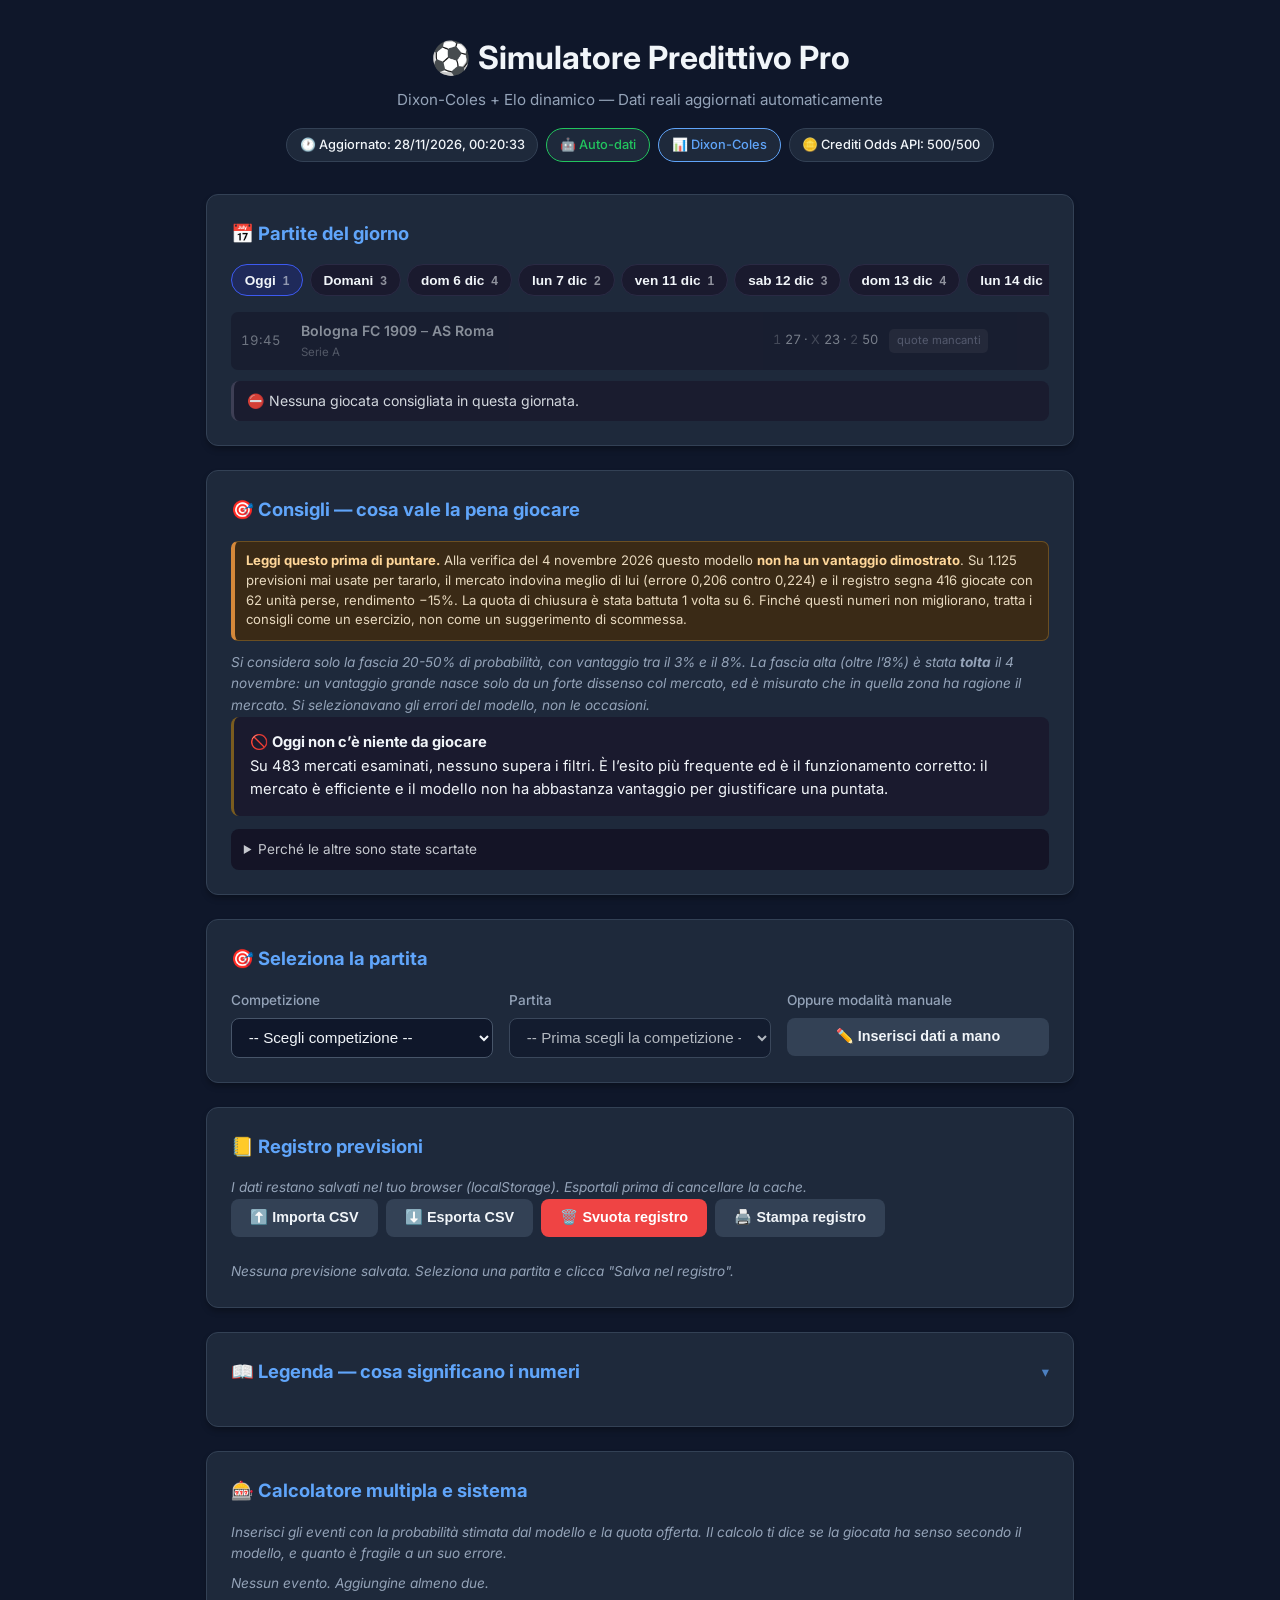
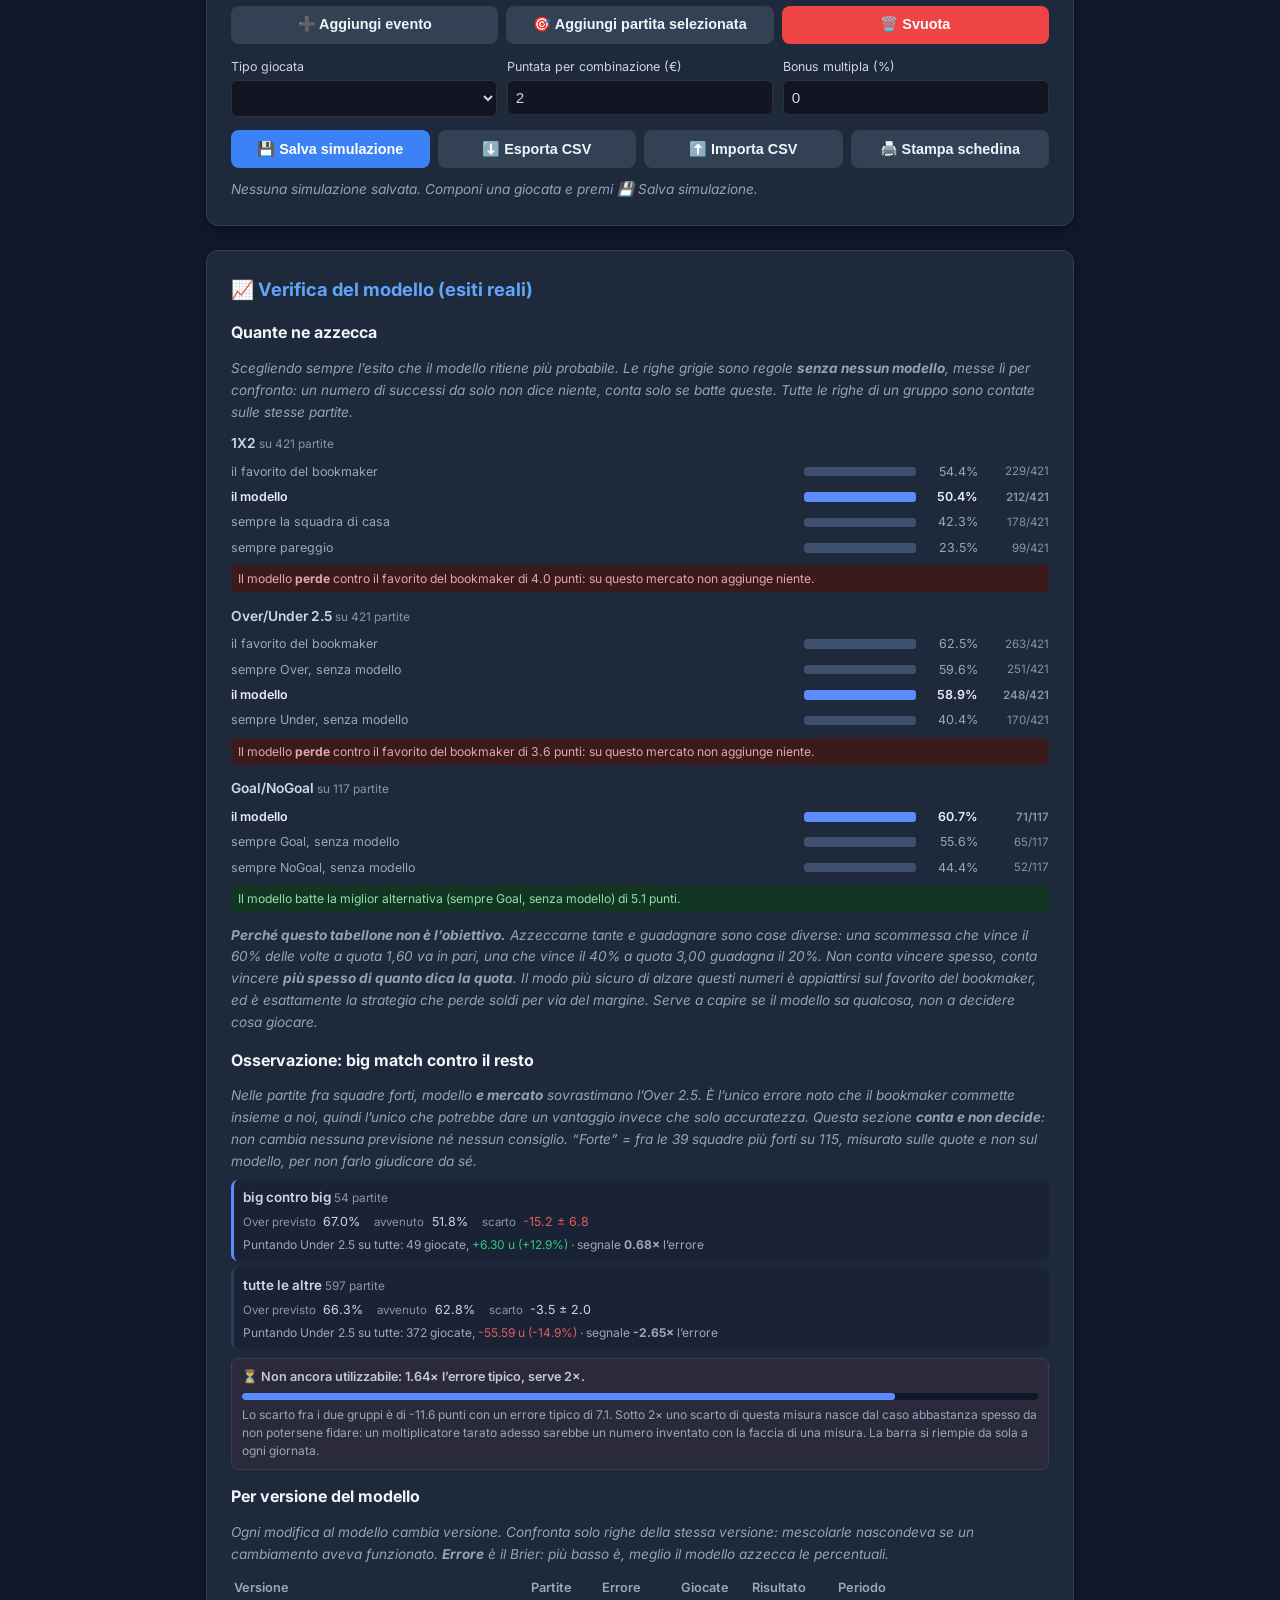
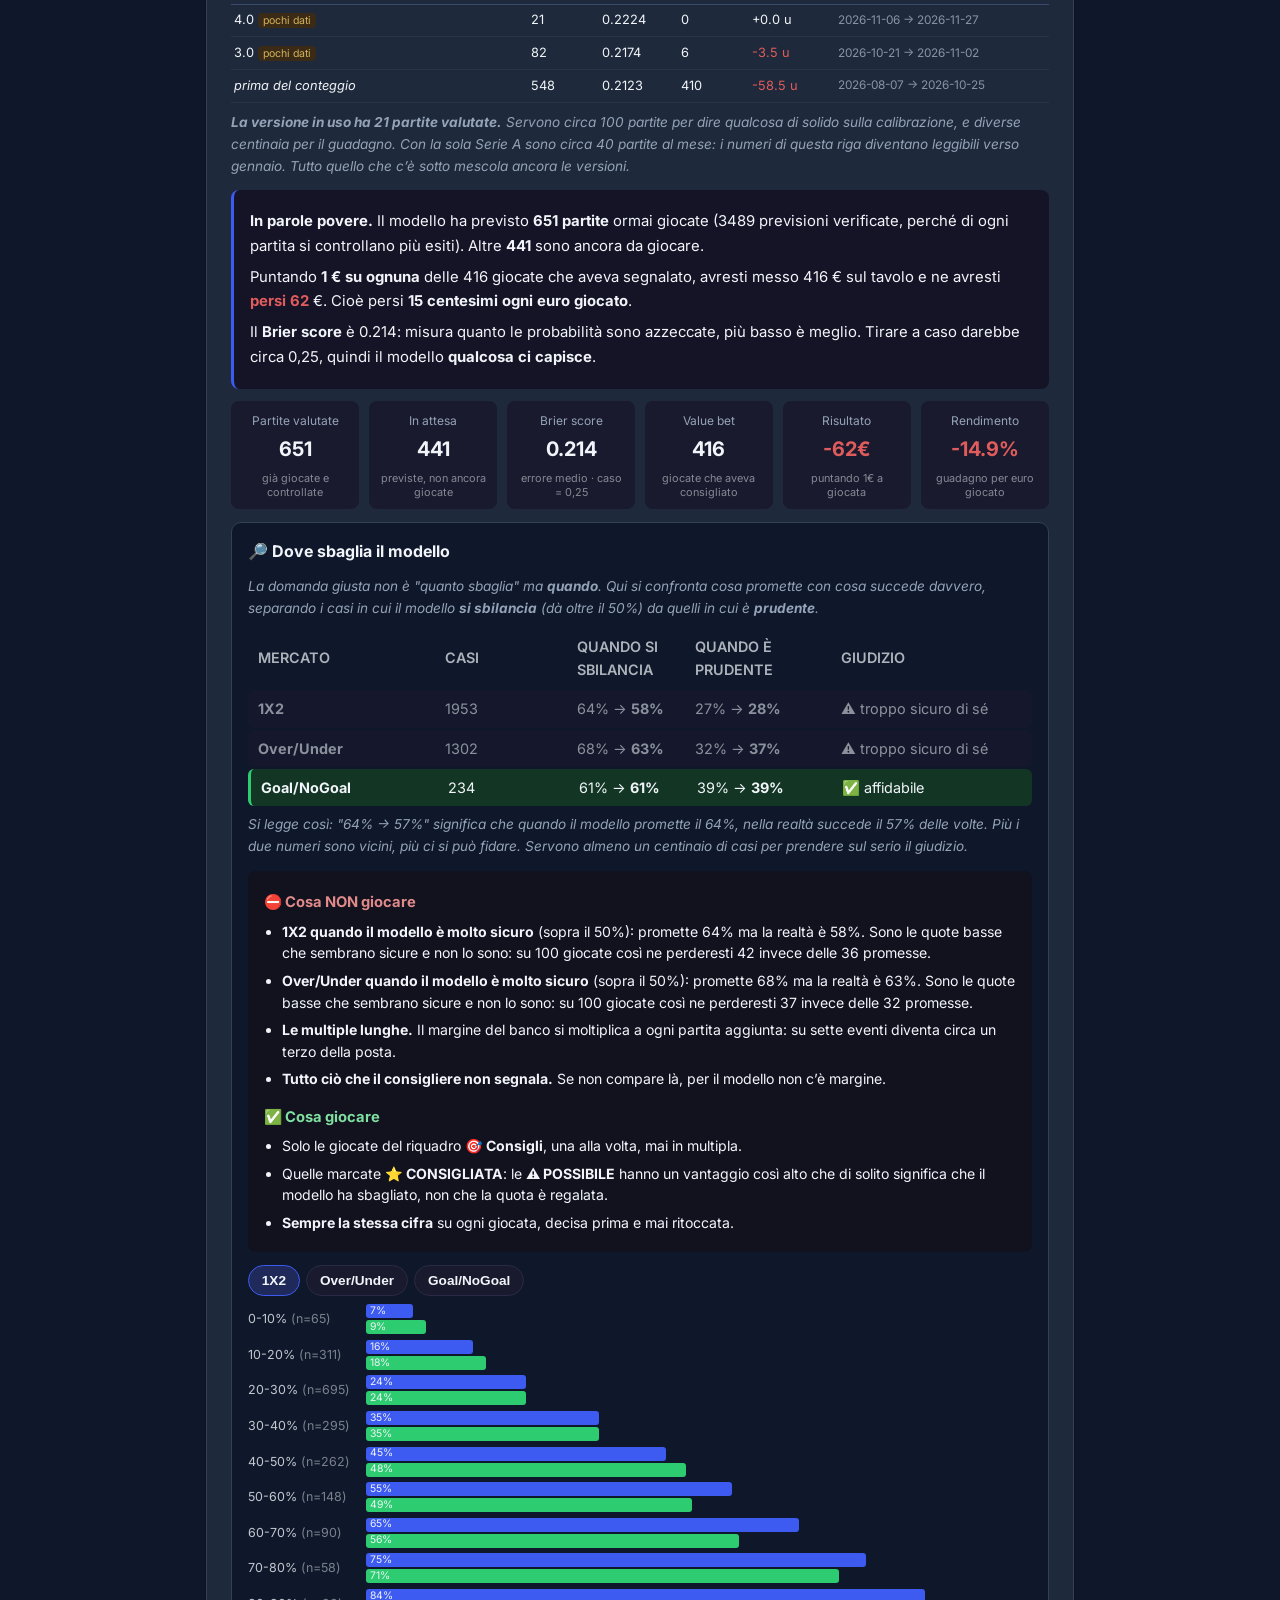
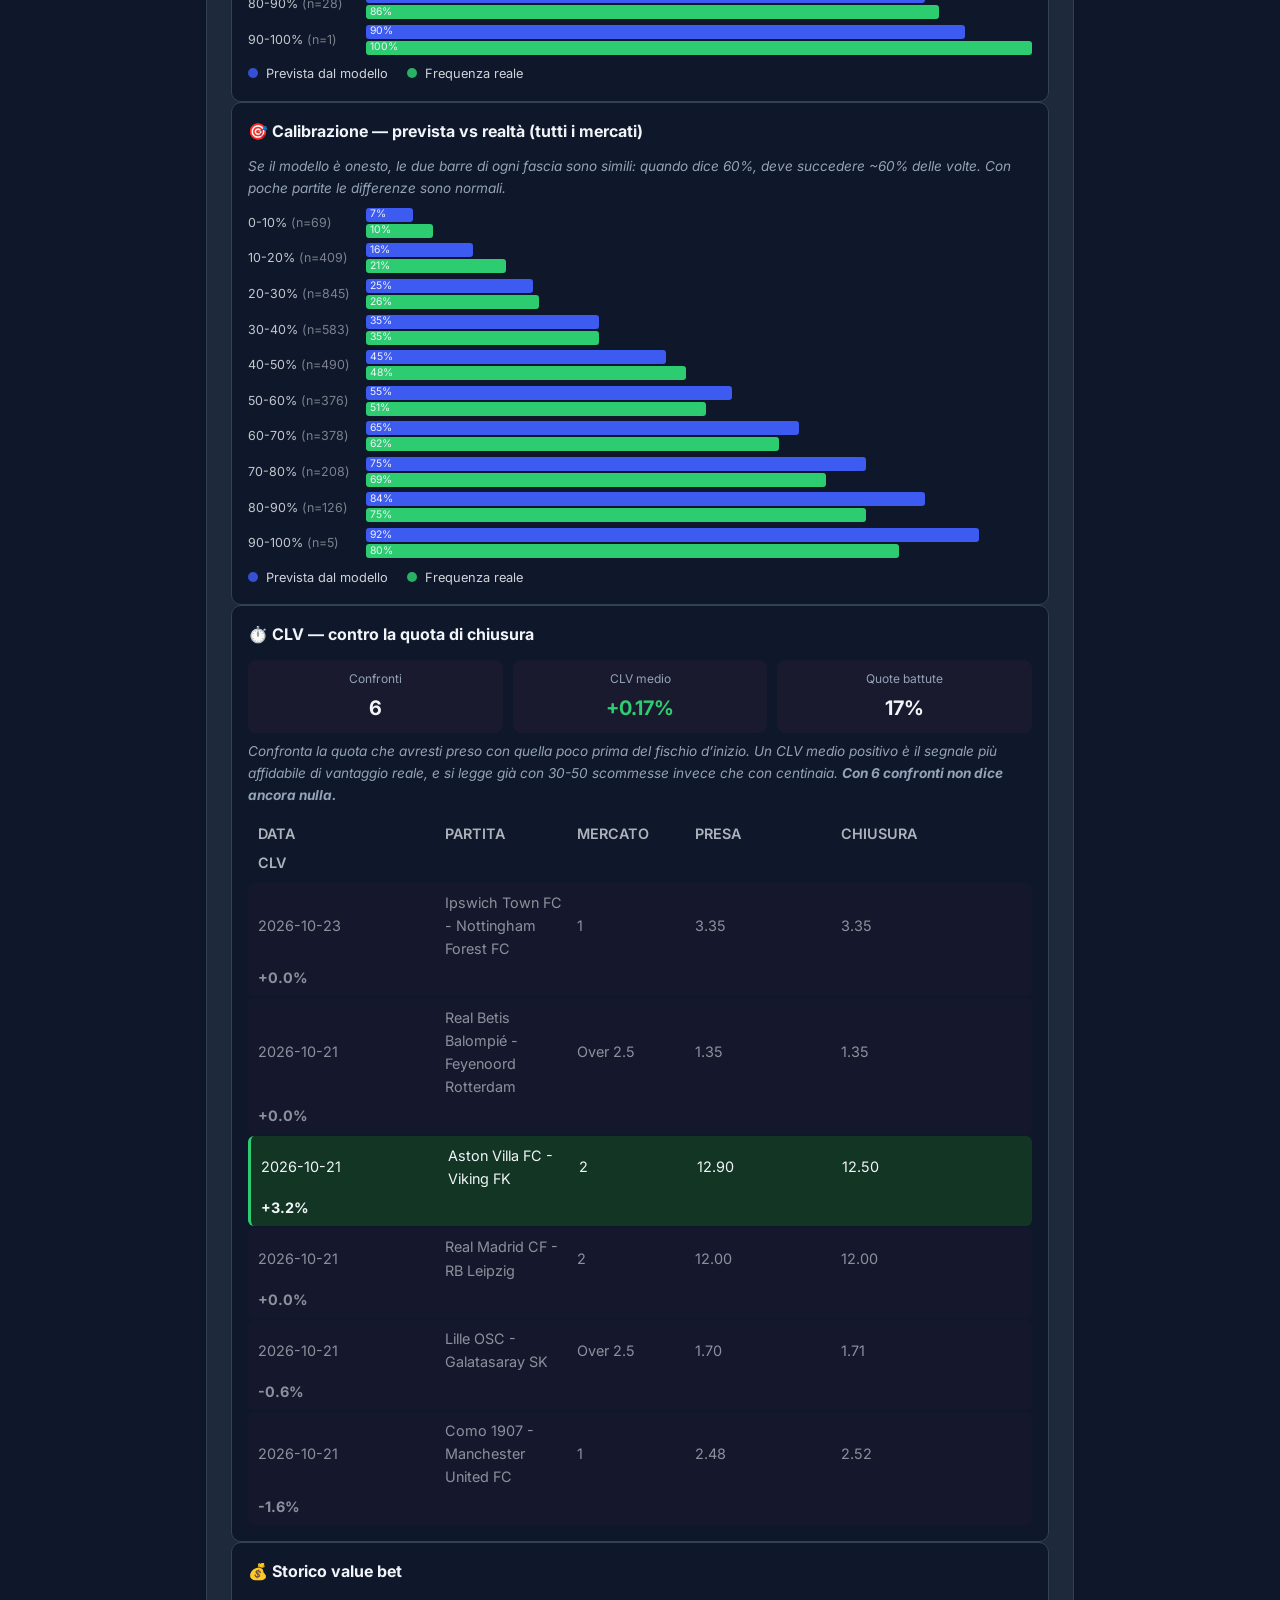
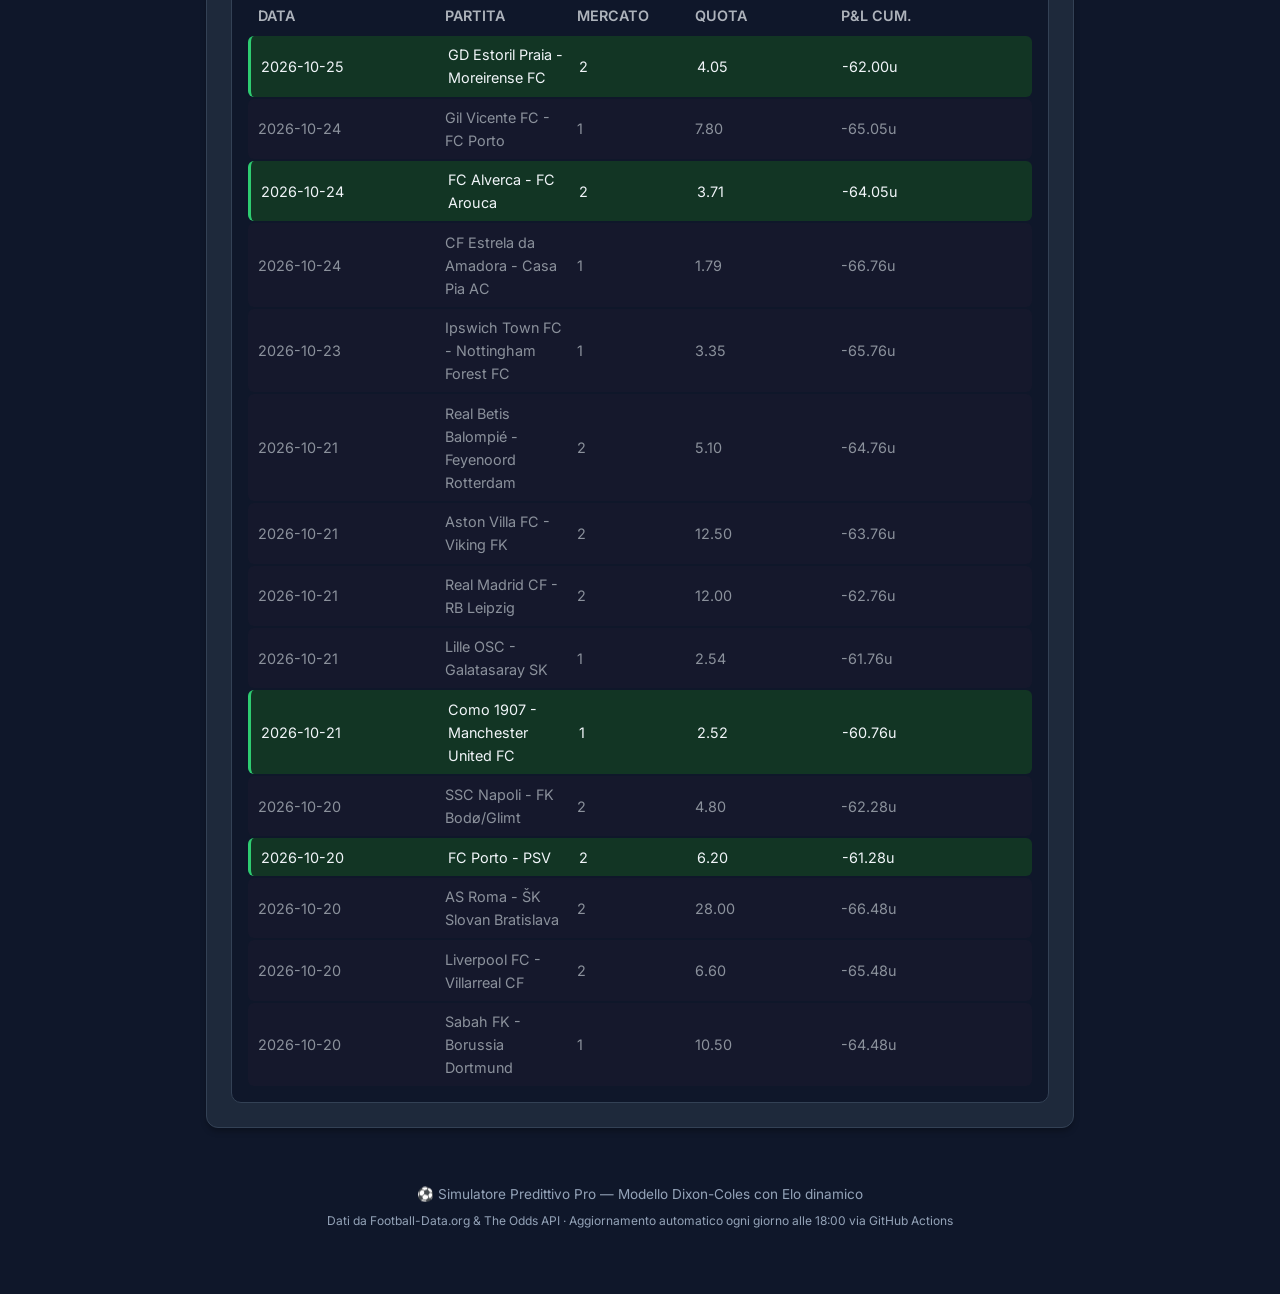
<file: index.html>
<!DOCTYPE html>
<html lang="it">
<head>
  <meta charset="UTF-8">
  <meta name="viewport" content="width=device-width, initial-scale=1.0">
  <title>⚽ Simulatore Predittivo Pro</title>
  <!-- Il foglio di stile e il codice si caricano con un numero diverso ogni
       volta (?v=...). Senza questo il telefono riusava la copia vecchia tenuta
       in memoria e le modifiche appena messe su GitHub non si vedevano: si
       continuava a usare il programma di prima credendo fosse quello nuovo. -->
  <script>document.write('<link rel="stylesheet" href="app/style.css?v=' + Date.now() + '">');</script>
  <noscript><link rel="stylesheet" href="app/style.css"></noscript>
  <link rel="preconnect" href="https://fonts.googleapis.com">
  <link href="https://fonts.googleapis.com/css2?family=Inter:wght@400;500;600;700&display=swap" rel="stylesheet">
</head>
<body>
  <div class="container">
    <header>
      <h1>⚽ Simulatore Predittivo Pro</h1>
      <p class="subtitle">Dixon-Coles + Elo dinamico — Dati reali aggiornati automaticamente</p>
      <div class="badge-row">
        <span class="badge" id="lastUpdate">⏳ Caricamento dati...</span>
        <span class="badge badge-green">🤖 Auto-dati</span>
        <span class="badge badge-blue">📊 Dixon-Coles</span>
      </div>
    </header>

    <!-- SELEZIONE -->
    <section class="card">
      <h2>🎯 Seleziona la partita</h2>
      <div class="grid-3">
        <div class="field">
          <label>Competizione</label>
          <select id="compSelect">
            <option value="">-- Scegli --</option>
          </select>
        </div>
        <div class="field">
          <label>Partita</label>
          <select id="matchSelect" disabled>
            <option value="">-- Prima scegli la competizione --</option>
          </select>
        </div>
        <div class="field">
          <label>Oppure modalità manuale</label>
          <button id="manualBtn" class="btn-secondary">✏️ Inserisci dati a mano</button>
        </div>
      </div>
    </section>

    <!-- DATI AUTO-COMPILATI -->
    <section class="card" id="dataCard" style="display:none">
      <h2>📋 Dati recuperati automaticamente</h2>
      <div class="teams-comparison">
        <div class="team-box home">
          <div class="team-header">
            <span class="team-name" id="homeName">-</span>
            <span class="elo" id="homeElo">-</span>
          </div>
          <div class="stats-grid">
            <div><span class="stat-label">Gol fatti/pg</span><span class="stat-val" id="homeGF">-</span></div>
            <div><span class="stat-label">Gol subiti/pg</span><span class="stat-val" id="homeGA">-</span></div>
            <div><span class="stat-label">Forma (ultime 5)</span><span class="stat-val form" id="homeForm">-</span></div>
            <div><span class="stat-label">Partite giocate</span><span class="stat-val" id="homePlayed">-</span></div>
          </div>
        </div>
        <div class="vs-divider">VS</div>
        <div class="team-box away">
          <div class="team-header">
            <span class="team-name" id="awayName">-</span>
            <span class="elo" id="awayElo">-</span>
          </div>
          <div class="stats-grid">
            <div><span class="stat-label">Gol fatti/pg</span><span class="stat-val" id="awayGF">-</span></div>
            <div><span class="stat-label">Gol subiti/pg</span><span class="stat-val" id="awayGA">-</span></div>
            <div><span class="stat-label">Forma (ultime 5)</span><span class="stat-val form" id="awayForm">-</span></div>
            <div><span class="stat-label">Partite giocate</span><span class="stat-val" id="awayPlayed">-</span></div>
          </div>
        </div>
      </div>

      <div class="odds-row" id="oddsRow">
        <h3>💰 Quote di mercato (auto-recuperate)</h3>
        <div class="odds-grid">
          <div class="odd-box"><span class="odd-label">1</span><span class="odd-val" id="odd1">-</span></div>
          <div class="odd-box"><span class="odd-label">X</span><span class="odd-val" id="oddX">-</span></div>
          <div class="odd-box"><span class="odd-label">2</span><span class="odd-val" id="odd2">-</span></div>
          <div class="odd-box"><span class="odd-label">O 2.5</span><span class="odd-val" id="oddOver">-</span></div>
          <div class="odd-box"><span class="odd-label">U 2.5</span><span class="odd-val" id="oddUnder">-</span></div>
          <div class="odd-box"><span class="odd-label">GG</span><span class="odd-val" id="oddGG">-</span></div>
        </div>
        <p class="note" id="oddsNote"></p>
      </div>
    </section>

    <!-- PREDIZIONI -->
    <section class="card" id="predictionCard" style="display:none">
      <h2>🎲 Predizione modello</h2>
      <div class="probabilities">
        <div class="prob-bar">
          <div class="prob-segment home-win" id="bar1"></div>
          <div class="prob-segment draw" id="barX"></div>
          <div class="prob-segment away-win" id="bar2"></div>
        </div>
        <div class="prob-labels">
          <div><span class="dot home-dot"></span> 1 <strong id="p1">-</strong></div>
          <div><span class="dot draw-dot"></span> X <strong id="pX">-</strong></div>
          <div><span class="dot away-dot"></span> 2 <strong id="p2">-</strong></div>
        </div>
      </div>

      <div class="grid-2">
        <div class="sub-card">
          <h3>🏆 Top 3 risultati esatti</h3>
          <div id="topExact" class="exact-list"></div>
        </div>
        <div class="sub-card">
          <h3>📊 Altri mercati</h3>
          <div class="market-grid">
            <div><span>Over 2.5</span><strong id="pOver">-</strong></div>
            <div><span>Under 2.5</span><strong id="pUnder">-</strong></div>
            <div><span>Goal (GG)</span><strong id="pGG">-</strong></div>
            <div><span>NoGoal (NG)</span><strong id="pNG">-</strong></div>
          </div>
        </div>
      </div>

      <div class="sub-card">
        <h3>⚽ Distribuzione gol totali</h3>
        <div id="goalsChart" class="chart"></div>
      </div>

      <div class="params-box">
        <span>λ casa: <strong id="lambdaH">-</strong></span>
        <span>λ trasferta: <strong id="lambdaA">-</strong></span>
        <span>ρ (Dixon-Coles): <strong id="rhoVal">-</strong></span>
        <span id="lamSrc"></span>
      </div>

      <div class="actions">
        <button id="saveBtn" class="btn-primary">💾 Salva nel registro</button>
        <button id="simulateBtn" class="btn-secondary">🎲 Ricalcola con parametri personalizzati</button>
      </div>
    </section>

    <!-- MODALE MANUALE -->
    <div class="modal" id="manualModal">
      <div class="modal-content">
        <span class="close">&times;</span>
        <h2>✏️ Modalità manuale</h2>
        <p class="note">Usa questa modalità per leghe non coperte dall'auto-download (Serie B, campionati minori, amichevoli).</p>
        <div class="manual-grid">
          <div>
            <h4>Squadra Casa</h4>
            <input type="text" id="mHomeName" placeholder="Nome squadra">
            <input type="number" id="mHomeGF" placeholder="Gol fatti/pg" step="0.1" value="1.5">
            <input type="number" id="mHomeGA" placeholder="Gol subiti/pg" step="0.1" value="1.2">
            <input type="text" id="mHomeForm" placeholder="Forma (es. WWDLW)" maxlength="5">
          </div>
          <div>
            <h4>Squadra Trasferta</h4>
            <input type="text" id="mAwayName" placeholder="Nome squadra">
            <input type="number" id="mAwayGF" placeholder="Gol fatti/pg" step="0.1" value="1.3">
            <input type="number" id="mAwayGA" placeholder="Gol subiti/pg" step="0.1" value="1.4">
            <input type="text" id="mAwayForm" placeholder="Forma (es. LWDWL)" maxlength="5">
          </div>
        </div>
        <h4>Quote (opzionali)</h4>
        <div class="odds-inputs">
          <input type="number" id="mOdd1" placeholder="1" step="0.01">
          <input type="number" id="mOddX" placeholder="X" step="0.01">
          <input type="number" id="mOdd2" placeholder="2" step="0.01">
          <input type="number" id="mOddOver" placeholder="Over 2.5" step="0.01">
          <input type="number" id="mOddUnder" placeholder="Under 2.5" step="0.01">
        </div>
        <button id="mCalcBtn" class="btn-primary" style="margin-top:1rem;width:100%">🎲 Calcola predizione</button>
      </div>
    </div>

    <!-- REGISTRO -->
    <section class="card">
      <h2>📒 Registro previsioni</h2>
      <p class="note">I dati restano salvati nel tuo browser (localStorage). Esportali prima di cancellare la cache.</p>
      <div class="registry-actions">
        <button id="exportBtn" class="btn-secondary">⬇️ Esporta CSV</button>
        <button id="clearBtn" class="btn-danger">🗑️ Svuota registro</button>
      </div>
      <div id="registryTable" class="registry-table"></div>
    </section>

    <footer>
      <p>⚽ Simulatore Predittivo Pro — Modello Dixon-Coles con Elo dinamico</p>
      <p class="small">Dati da Football-Data.org & The Odds API · Aggiornamento automatico ogni giorno alle 18:00 via GitHub Actions</p>
    </footer>
  </div>

  <script>document.write('<scr' + 'ipt src="app/app.js?v=' + Date.now() + '"><\/scr' + 'ipt>');</script>
</body>
</html>
</file>
<file: app/style.css>
:root {
  --bg: #0f172a;
  --card: #1e293b;
  --card-hover: #26334d;
  --text: #f1f5f9;
  --text-dim: #94a3b8;
  --accent: #3b82f6;
  --accent-light: #60a5fa;
  --success: #22c55e;
  --warning: #f59e0b;
  --danger: #ef4444;
  --home: #3b82f6;
  --draw: #f59e0b;
  --away: #ef4444;
  --radius: 12px;
  --shadow: 0 4px 6px -1px rgba(0,0,0,0.3);
}

* { margin: 0; padding: 0; box-sizing: border-box; }
body {
  font-family: 'Inter', system-ui, sans-serif;
  background: var(--bg);
  color: var(--text);
  line-height: 1.6;
  min-height: 100vh;
}

.container { max-width: 900px; margin: 0 auto; padding: 2rem 1rem; }

header { text-align: center; margin-bottom: 2rem; }
header h1 { font-size: 2rem; font-weight: 700; margin-bottom: 0.3rem; }
.subtitle { color: var(--text-dim); font-size: 0.95rem; margin-bottom: 1rem; }

.badge-row { display: flex; gap: 0.5rem; justify-content: center; flex-wrap: wrap; }
.badge {
  background: var(--card);
  padding: 0.35rem 0.8rem;
  border-radius: 999px;
  font-size: 0.8rem;
  font-weight: 500;
  border: 1px solid #334155;
}
.badge-green { border-color: var(--success); color: var(--success); }
.badge-blue { border-color: var(--accent-light); color: var(--accent-light); }

.card {
  background: var(--card);
  border-radius: var(--radius);
  padding: 1.5rem;
  margin-bottom: 1.5rem;
  box-shadow: var(--shadow);
  border: 1px solid #334155;
}
.card h2 { font-size: 1.15rem; margin-bottom: 1rem; color: var(--accent-light); }
.card h3 { font-size: 1rem; margin-bottom: 0.75rem; color: var(--text); }

.grid-3 { display: grid; grid-template-columns: repeat(3, 1fr); gap: 1rem; }
.grid-2 { display: grid; grid-template-columns: repeat(2, 1fr); gap: 1rem; }
@media (max-width: 640px) { .grid-3, .grid-2 { grid-template-columns: 1fr; } }

.field { display: flex; flex-direction: column; gap: 0.4rem; }
.field label { font-size: 0.85rem; color: var(--text-dim); font-weight: 500; }
select, input[type="text"], input[type="number"] {
  background: #0f172a;
  border: 1px solid #475569;
  color: var(--text);
  padding: 0.6rem 0.8rem;
  border-radius: 8px;
  font-size: 0.95rem;
  width: 100%;
}
select:focus, input:focus { outline: none; border-color: var(--accent); }

button {
  cursor: pointer;
  border: none;
  padding: 0.65rem 1.2rem;
  border-radius: 8px;
  font-weight: 600;
  font-size: 0.9rem;
  transition: all 0.2s;
}
.btn-primary { background: var(--accent); color: white; }
.btn-primary:hover { background: var(--accent-light); transform: translateY(-1px); }
.btn-secondary { background: #334155; color: var(--text); }
.btn-secondary:hover { background: #475569; }
.btn-danger { background: var(--danger); color: white; }
.btn-danger:hover { background: #dc2626; }

.teams-comparison {
  display: grid;
  grid-template-columns: 1fr auto 1fr;
  gap: 1rem;
  align-items: start;
}
@media (max-width: 640px) {
  .teams-comparison { grid-template-columns: 1fr; }
  .vs-divider { display: none; }
}

.team-box { background: #0f172a; border-radius: 10px; padding: 1rem; border: 1px solid #334155; }
.team-box.home { border-left: 4px solid var(--home); }
.team-box.away { border-left: 4px solid var(--away); }
.team-header { display: flex; justify-content: space-between; align-items: center; margin-bottom: 0.8rem; }
.team-name { font-weight: 700; font-size: 1.1rem; }
.elo { background: #334155; padding: 0.2rem 0.6rem; border-radius: 6px; font-size: 0.8rem; font-weight: 600; }

.stats-grid { display: grid; grid-template-columns: 1fr 1fr; gap: 0.6rem; }
.stats-grid div { display: flex; flex-direction: column; }
.stat-label { font-size: 0.75rem; color: var(--text-dim); }
.stat-val { font-weight: 600; font-size: 0.95rem; }
.stat-val.form { letter-spacing: 2px; }

.vs-divider {
  display: flex; align-items: center; justify-content: center;
  font-weight: 700; color: var(--text-dim); font-size: 1.2rem;
  padding-top: 3rem;
}

.odds-row { margin-top: 1.5rem; padding-top: 1.5rem; border-top: 1px solid #334155; }
.odds-grid { display: grid; grid-template-columns: repeat(6, 1fr); gap: 0.5rem; }
@media (max-width: 640px) { .odds-grid { grid-template-columns: repeat(3, 1fr); } }
.odd-box {
  background: #0f172a; border-radius: 8px; padding: 0.6rem;
  text-align: center; border: 1px solid #334155;
}
.odd-label { display: block; font-size: 0.75rem; color: var(--text-dim); margin-bottom: 0.2rem; }
.odd-val { font-weight: 700; font-size: 1.1rem; color: var(--accent-light); }

.probabilities { margin: 1.5rem 0; }
.prob-bar {
  display: flex; height: 36px; border-radius: 8px; overflow: hidden;
  background: #0f172a; border: 1px solid #334155;
}
.prob-segment { transition: width 0.6s ease; }
.home-win { background: var(--home); }
.draw { background: var(--draw); }
.away-win { background: var(--away); }

.prob-labels {
  display: flex; justify-content: space-between; margin-top: 0.6rem;
  font-size: 0.9rem;
}
.prob-labels strong { font-size: 1.1rem; margin-left: 0.3rem; }
.dot { display: inline-block; width: 10px; height: 10px; border-radius: 50%; margin-right: 0.3rem; }
.home-dot { background: var(--home); }
.draw-dot { background: var(--draw); }
.away-dot { background: var(--away); }

.sub-card {
  background: #0f172a;
  border-radius: 10px;
  padding: 1rem;
  border: 1px solid #334155;
}

.exact-list { display: flex; flex-direction: column; gap: 0.5rem; }
.exact-item {
  display: flex; justify-content: space-between; align-items: center;
  padding: 0.5rem 0.8rem; background: #1e293b; border-radius: 6px;
}
.exact-item .score { font-weight: 700; font-size: 1.1rem; }
.exact-item .prob { color: var(--accent-light); font-weight: 600; }

.market-grid { display: grid; grid-template-columns: 1fr 1fr; gap: 0.8rem; }
.market-grid div {
  display: flex; justify-content: space-between; align-items: center;
  padding: 0.5rem; background: #1e293b; border-radius: 6px;
}
.market-grid span { color: var(--text-dim); font-size: 0.85rem; }
.market-grid strong { font-size: 1.1rem; }

.chart { display: flex; align-items: flex-end; gap: 0.5rem; height: 160px; padding: 0.5rem; }
.chart-bar {
  flex: 1; background: var(--accent); border-radius: 4px 4px 0 0;
  min-height: 4px; transition: height 0.5s ease;
  position: relative;
}
.chart-bar:hover { background: var(--accent-light); }
.chart-label {
  position: absolute; bottom: -20px; left: 50%; transform: translateX(-50%);
  font-size: 0.7rem; color: var(--text-dim); white-space: nowrap;
}
.chart-pct {
  position: absolute; top: -18px; left: 50%; transform: translateX(-50%);
  font-size: 0.7rem; font-weight: 600;
}

.params-box {
  display: flex; gap: 1.5rem; justify-content: center;
  margin-top: 1rem; padding: 0.8rem; background: #0f172a;
  border-radius: 8px; font-size: 0.85rem; color: var(--text-dim);
}
.params-box strong { color: var(--text); }

.actions { display: flex; gap: 1rem; margin-top: 1.5rem; flex-wrap: wrap; }
.actions button { flex: 1; min-width: 200px; }

.note { color: var(--text-dim); font-size: 0.85rem; margin-top: 0.5rem; font-style: italic; }

/* Modal */
.modal {
  display: none; position: fixed; z-index: 100;
  left: 0; top: 0; width: 100%; height: 100%;
  background: rgba(0,0,0,0.7); backdrop-filter: blur(4px);
}
.modal-content {
  background: var(--card); margin: 5% auto; padding: 2rem;
  border-radius: var(--radius); max-width: 600px; width: 90%;
  border: 1px solid #334155; position: relative;
}
.close { position: absolute; right: 1rem; top: 1rem; font-size: 1.5rem; cursor: pointer; color: var(--text-dim); }
.close:hover { color: var(--text); }
.manual-grid { display: grid; grid-template-columns: 1fr 1fr; gap: 1rem; margin: 1rem 0; }
.manual-grid h4 { margin-bottom: 0.5rem; color: var(--accent-light); }
.manual-grid input { margin-bottom: 0.5rem; }
.odds-inputs { display: grid; grid-template-columns: repeat(5, 1fr); gap: 0.5rem; }
@media (max-width: 640px) {
  .manual-grid, .odds-inputs { grid-template-columns: 1fr; }
}

/* Registry */
.registry-actions { display: flex; gap: 0.5rem; margin-bottom: 1rem; }
.registry-table { overflow-x: auto; }
.registry-table table { width: 100%; border-collapse: collapse; font-size: 0.85rem; }
.registry-table th, .registry-table td {
  padding: 0.5rem; text-align: left; border-bottom: 1px solid #334155;
}
.registry-table th { color: var(--text-dim); font-weight: 500; }
.registry-table tr:hover { background: var(--card-hover); }

footer { text-align: center; padding: 2rem 0; color: var(--text-dim); font-size: 0.85rem; }
footer .small { font-size: 0.75rem; margin-top: 0.3rem; }

/* --- Valore / EV / Kelly --- */
#valueCard .best-bet{background:#0f5132;color:#d1e7dd;padding:.7rem .9rem;border-radius:8px;margin:.5rem 0;font-size:.95rem}
.value-table{display:flex;flex-direction:column;gap:2px;margin-top:.5rem}
.value-row{display:grid;grid-template-columns:1.4fr 1fr 1fr 1fr 1fr;gap:.4rem;padding:.45rem .6rem;border-radius:6px;background:#1a1a2e;align-items:center}
.value-row span{font-size:.9rem}
.value-head{background:transparent;font-weight:600;opacity:.7;font-size:.8rem;text-transform:uppercase}
.value-pos{background:#123524;border-left:3px solid #2ecc71}
.value-neg{opacity:.55}

/* --- Track record & calibrazione --- */
.track-summary{display:grid;grid-template-columns:repeat(auto-fit,minmax(110px,1fr));gap:.6rem;margin:.8rem 0}
.track-summary>div{background:#1a1a2e;border-radius:8px;padding:.6rem;display:flex;flex-direction:column;gap:.2rem;text-align:center}
.stat-big{font-size:1.25rem;font-weight:700}
.stat-good{color:#2ecc71}.stat-bad{color:#e05c5c}
.calib-chart{display:flex;flex-direction:column;gap:.35rem;margin-top:.5rem}
.calib-row{display:grid;grid-template-columns:110px 1fr;gap:.5rem;align-items:center}
.calib-label{font-size:.78rem;opacity:.8}.calib-label em{opacity:.6;font-style:normal}
.calib-bars{display:flex;flex-direction:column;gap:2px}
.calib-bar{height:14px;border-radius:3px;min-width:2px;position:relative;display:flex;align-items:center}
.calib-bar span{font-size:.65rem;padding-left:4px;white-space:nowrap}
.calib-bar.pred{background:#3d5af1}
.calib-bar.act{background:#2ecc71}
.calib-legend{display:flex;gap:1.2rem;margin-top:.6rem;font-size:.8rem;opacity:.85}
.calib-legend .dot{display:inline-block;width:10px;height:10px;border-radius:50%;margin-right:4px}
.pred-dot{background:#3d5af1}.act-dot{background:#2ecc71}

/* --- Inserimento quote manuali su partita automatica --- */
#manualOddsBox .manual-odds{display:grid;grid-template-columns:repeat(auto-fit,minmax(90px,1fr));gap:.5rem;margin:.6rem 0}
#manualOddsBox .manual-odds label{display:flex;flex-direction:column;gap:.2rem;font-size:.75rem;opacity:.85}
#manualOddsBox .manual-odds input{width:100%;padding:.5rem;border-radius:6px;border:1px solid #333;background:#12121f;color:inherit;font-size:1rem}
.manual-odds-actions{display:flex;gap:.5rem;flex-wrap:wrap}
.manual-odds-actions button{flex:1;min-width:150px}
#valueCard .best-bet.warn{background:#5c3a12;color:#ffe0b2}

/* --- Legenda e note esplicative --- */
.note.hint{background:#141426;border-left:3px solid #3d5af1;padding:.55rem .7rem;border-radius:6px;margin:.6rem 0;line-height:1.5}
h2.collapsible{cursor:pointer;user-select:none;display:flex;align-items:center;justify-content:space-between;gap:.5rem}
h2.collapsible .chev{font-size:.9rem;opacity:.7}
.glossary-body{display:none;flex-direction:column;gap:.6rem;margin-top:.6rem}
.glossary-body.open{display:flex}
.gloss-item{display:flex;flex-direction:column;gap:.2rem;background:#141426;border-radius:8px;padding:.6rem .75rem}
.gloss-term{font-weight:700;color:#7f9cff;font-size:.95rem}
.gloss-desc{font-size:.88rem;line-height:1.5;opacity:.92}

/* --- Calcolatore multipla e sistema --- */
.multi-head,.multi-row{display:grid;grid-template-columns:2.2fr 1fr 1fr 32px;gap:.4rem;align-items:center;margin-bottom:.35rem}
.multi-head{font-size:.72rem;text-transform:uppercase;opacity:.65;font-weight:600}
.multi-row input{padding:.45rem;border-radius:6px;border:1px solid #333;background:#12121f;color:inherit;font-size:.9rem;width:100%}
.row-del{background:#3a1a1a;color:#e08080;border:none;border-radius:6px;padding:.45rem;cursor:pointer;font-size:.85rem}
.multi-add{display:flex;gap:.5rem;flex-wrap:wrap;margin:.7rem 0}
.multi-add button{flex:1;min-width:130px}
.multi-params{display:grid;grid-template-columns:repeat(auto-fit,minmax(150px,1fr));gap:.6rem;margin:.8rem 0}
.multi-params label{display:flex;flex-direction:column;gap:.25rem;font-size:.78rem;opacity:.85}
.multi-params input,.multi-params select{padding:.5rem;border-radius:6px;border:1px solid #333;background:#12121f;color:inherit;font-size:.95rem}
.multi-summary{display:grid;grid-template-columns:repeat(auto-fit,minmax(105px,1fr));gap:.5rem;margin:.6rem 0}
.multi-summary>div{background:#1a1a2e;border-radius:8px;padding:.55rem;display:flex;flex-direction:column;gap:.15rem;text-align:center}

/* --- Registro simulazioni multiple --- */
.multi-sim{background:#141426;border-radius:8px;padding:.7rem .8rem;margin:.55rem 0;border-left:3px solid #3d5af1}
.sim-head{display:flex;align-items:center;gap:.5rem;flex-wrap:wrap;margin-bottom:.3rem}
.sim-head strong{flex:1;min-width:120px}
.sim-tag{background:#1f2a5a;color:#9fb3ff;padding:.15rem .5rem;border-radius:20px;font-size:.72rem}
.sim-date{font-size:.75rem;opacity:.6}
.sim-meta{font-size:.82rem;opacity:.9;line-height:1.5}
.sim-result{margin-top:.5rem;padding:.5rem .65rem;border-radius:6px;font-size:.9rem}
.sim-events{display:flex;flex-wrap:wrap;gap:.3rem;margin-top:.5rem}
.ev-chip{font-size:.75rem;padding:.2rem .5rem;border-radius:20px;background:#1a1a2e}
.ev-won{background:#123524;color:#8ee0ab}
.ev-lost{background:#3a1a1a;color:#e0a0a0}
.sim-settle{margin-top:.5rem;display:flex;flex-direction:column;gap:.3rem}
.ev-check{font-size:.85rem;display:flex;align-items:center;gap:.4rem;cursor:pointer;padding:.25rem;border-radius:5px}
.ev-check:hover{background:#1a1a2e}
.ev-check em{opacity:.6;font-style:normal;font-size:.78rem}
.sim-settle-btn{margin-top:.4rem;align-self:flex-start}

/* ===== Stampa schedina ===== */
#printArea{display:none}
.sim-print{background:#1a2a3a;color:#9fc3ff;border:none;border-radius:6px;padding:.45rem;cursor:pointer;font-size:.85rem}

@media print{
  body.printing > *{display:none !important}
  body.printing #printArea{display:block !important;background:#fff;color:#000;font-family:Georgia,'Times New Roman',serif;padding:0;margin:0}
  @page{margin:14mm}
}
#printArea .pr-head{border-bottom:2px solid #000;padding-bottom:6px;margin-bottom:12px}
#printArea .pr-title{font-size:19pt;font-weight:700}
#printArea .pr-sub{font-size:10pt;color:#444;margin-top:2px}
#printArea .pr-table{width:100%;border-collapse:collapse;margin-bottom:12px;font-size:10pt}
#printArea .pr-table th{text-align:left;border-bottom:1.5px solid #000;padding:5px 4px;font-size:8.5pt;text-transform:uppercase;letter-spacing:.3px}
#printArea .pr-table td{border-bottom:1px solid #ccc;padding:5px 4px}
#printArea .pr-r{text-align:right}
#printArea .pr-c{text-align:center}
#printArea .pr-box{display:inline-block;width:12px;height:12px;border:1.2px solid #000}
#printArea .pr-kv{width:100%;border-collapse:collapse;font-size:10pt;margin-bottom:12px}
#printArea .pr-kv td{padding:4px 4px;border-bottom:1px dotted #bbb}
#printArea .pr-kv td:first-child{color:#444;width:62%}
#printArea .pr-result{border:1.5px solid #000;padding:8px;font-size:11pt;margin-bottom:10px}
#printArea .pr-note{font-size:9.5pt;color:#444;font-style:italic;margin-bottom:10px}
#printArea .pr-foot{border-top:1px solid #999;padding-top:6px;font-size:8pt;color:#555;line-height:1.5}

/* ===== Consigliere scommesse ===== */
#advisorCard .adv-empty{background:#1a1a2e;border-left:3px solid #7a5c1f;padding:.9rem 1rem;border-radius:8px;line-height:1.6;font-size:.92rem}
#advisorCard .adv-count{font-size:.88rem;opacity:.85;margin:.6rem 0 .4rem}
#advisorCard .value-row{grid-template-columns:.8fr 2fr 1fr .8fr .7fr .9fr}
#advisorCard .adv-details{margin-top:.8rem;background:#141426;border-radius:8px;padding:.6rem .8rem}
#advisorCard .adv-details summary{cursor:pointer;font-size:.85rem;opacity:.8;user-select:none}
#advisorCard .adv-details .value-row{grid-template-columns:2fr 1fr;margin-top:.35rem}

/* Consigliere: giocata consigliata e verdetti */
.adv-hero{border-radius:10px;padding:1rem 1.1rem;margin:.8rem 0;border:1px solid #2ecc71;background:linear-gradient(135deg,#123524,#0f2a1d)}
.adv-hero.weak{border-color:#e0a800;background:linear-gradient(135deg,#3a2f12,#2a2210)}
.hero-tag{font-size:.75rem;font-weight:700;letter-spacing:.5px;opacity:.9;margin-bottom:.35rem}
.hero-main{font-size:1.15rem;line-height:1.4;margin-bottom:.6rem}
.hero-row{display:flex;flex-wrap:wrap;gap:1rem;font-size:.95rem;margin-bottom:.5rem}
.hero-row em{opacity:.6;font-style:normal;font-size:.75rem;display:block}
.hero-why{font-size:.83rem;opacity:.82;line-height:1.5}
.adv-stake{margin:.5rem 0 .8rem;font-size:.85rem;opacity:.9}
.adv-stake input{width:80px;padding:.35rem;border-radius:6px;border:1px solid #333;background:#12121f;color:inherit}
.adv-date{opacity:.55;font-style:normal;font-size:.72rem}
.tier-strong{color:#2ecc71;font-weight:700;font-size:.78rem}
.tier-weak{opacity:.8}
.tier-weak .tier-weak,span.tier-weak{color:#e0a800;font-weight:600;font-size:.78rem}
.verdict{padding:.7rem .9rem;border-radius:8px;margin:.6rem 0;line-height:1.5;font-size:.95rem}
.verdict.yes{background:#123524;border-left:4px solid #2ecc71}
.verdict.no{background:#2a1a1a;border-left:4px solid #8a4a4a;opacity:.95}
.verdict em{opacity:.75;font-style:normal;font-size:.82rem}
.unver{background:#5c3a12;color:#ffd79a;font-size:.65rem;padding:.1rem .35rem;border-radius:4px;white-space:nowrap}

/* ===== Partite del giorno ===== */
#todayCard .day-tabs{display:flex;gap:.4rem;overflow-x:auto;padding-bottom:.4rem;margin:.6rem 0}
.day-tab{background:#1a1a2e;border:1px solid #2a2a44;color:inherit;border-radius:20px;
  padding:.45rem .8rem;cursor:pointer;white-space:nowrap;font-size:.85rem}
.day-tab.active{background:#1f2a5a;border-color:#3d5af1;font-weight:600}
.day-n{opacity:.55;font-size:.75rem;margin-left:.2rem}
.day-list{display:flex;flex-direction:column;gap:3px}
.day-row{display:grid;grid-template-columns:52px 1fr 108px 150px;gap:.5rem;align-items:center;
  padding:.5rem .6rem;border-radius:7px;background:#141426;font-size:.88rem}
.day-row.play{background:#123524;border-left:3px solid #2ecc71}
.day-row.maybe{background:#2a2412;border-left:3px solid #e0a800}
.day-row.nodata,.day-row.noodds{opacity:.5}
.d-time{font-variant-numeric:tabular-nums;opacity:.75;font-size:.82rem}
.d-match strong{font-weight:600}
.d-comp{display:block;opacity:.5;font-style:normal;font-size:.72rem;margin-top:1px}
.d-probs{font-variant-numeric:tabular-nums;font-size:.8rem;opacity:.85;white-space:nowrap}
.d-probs em{opacity:.45;font-style:normal;margin-right:1px}
.vd{font-size:.76rem;padding:.2rem .45rem;border-radius:5px;white-space:nowrap;display:inline-block}
.vd em{font-style:normal;opacity:.8}
.vd.play{background:#1b5c38;color:#b9f5cf;font-weight:600}
.vd.maybe{background:#5c4512;color:#ffe3a3}
.vd.nodata,.vd.noodds{background:#2a2a3a;color:#8a8aa0;font-size:.7rem}
.vd.skip{opacity:.3}
.day-sum{margin-top:.7rem;padding:.6rem .8rem;border-radius:8px;font-size:.88rem;line-height:1.5}
.day-sum.play{background:#123524;border-left:3px solid #2ecc71}
.day-sum.none{background:#1a1a2e;border-left:3px solid #44445a;opacity:.85}
@media(max-width:620px){
  .day-row{grid-template-columns:44px 1fr;grid-template-areas:"t m" ". p" ". v";row-gap:.2rem}
  .d-time{grid-area:t}.d-match{grid-area:m}.d-probs{grid-area:p}.d-verdict{grid-area:v}
}

/* ===== Calibrazione per mercato e CLV ===== */
.group-tabs{display:flex;gap:.4rem;flex-wrap:wrap;margin:.8rem 0 .5rem}
#trackCard .value-row{grid-template-columns:1.3fr .9fr .8fr 1fr 1.3fr}
#trackCard .sub-card .track-summary{margin:.5rem 0}

/* ===== Riassunto in parole e consigli ===== */
.plain-box{background:#141426;border-left:3px solid #3d5af1;border-radius:8px;padding:.8rem 1rem;margin:.8rem 0;line-height:1.65;font-size:.93rem}
.plain-box p{margin:.4rem 0}
.stat-hint{font-size:.68rem;opacity:.5;line-height:1.3;margin-top:.15rem}
.advice-box{background:#12121f;border-radius:8px;padding:.8rem 1rem;margin:.8rem 0}
.advice-title{font-weight:700;font-size:.92rem;margin:.5rem 0 .3rem;color:#e08a8a}
.advice-title.ok{color:#7fe0a0;margin-top:1rem}
.advice-box ul{margin:.2rem 0 .2rem 1.1rem;padding:0}
.advice-box li{margin:.35rem 0;line-height:1.55;font-size:.88rem}

/* ===== Correzione esito e caselle piu' comode da toccare ===== */
.sim-fix{background:#2a2412;color:#ffd79a;border:none;border-radius:6px;padding:.45rem;cursor:pointer;font-size:.85rem}
.ev-check{padding:.55rem .4rem;border:1px solid #23233a;border-radius:7px;background:#12121f;margin-bottom:.1rem}
.ev-check input[type=checkbox]{width:22px;height:22px;flex:0 0 22px;accent-color:#2ecc71;cursor:pointer}
.ev-check:active{background:#1c1c30}
.settle-hint{font-size:.78rem;opacity:.7;margin:.3rem 0 .45rem;line-height:1.45}

/* ===== Colonne ordinabili nel consigliere ===== */
.sort-head{cursor:pointer;user-select:none;white-space:nowrap}
.sort-head:hover{color:#9fb3ff}
.sort-head.on{color:#7f9cff;font-weight:700}
#advisorCard .value-row{grid-template-columns:.85fr 1.9fr 1.1fr .75fr .7fr .85fr}

/* ===== Pulsanti elimina piu' visibili ===== */
.row-del{background:#3a1a1a;color:#ff9b9b;border:1px solid #5c2a2a;border-radius:6px;
  padding:.35rem .6rem;cursor:pointer;font-size:.95rem;line-height:1;min-width:34px;min-height:34px}
.row-del:hover,.row-del:active{background:#5c2020;color:#fff}
.registry-table td:last-child{text-align:center;padding:2px}
.reg-del{min-width:30px;min-height:30px;padding:.25rem .45rem;font-size:.85rem}

/* ===== Verifica dai risultati reali ===== */
.real-res{font-size:.72rem;padding:.1rem .4rem;border-radius:4px;white-space:nowrap;margin-left:.3rem}
.real-res.ok{background:#123524;color:#8ee0ab}
.real-res.ko{background:#3a1a1a;color:#e0a0a0}
.real-res.wait{background:#2a2a3a;color:#8a8aa0}
.sim-auto{margin-top:.5rem;width:100%}
.ev-chip em{opacity:.7;font-style:normal}

/* Punteggi scritti a mano nel pannello esiti della schedina */
.score-box{margin:.5rem 0 .6rem;padding:.5rem .6rem;background:#1a2336;border:1px solid #2c3a55;border-radius:7px}
.score-hint{font-size:.74rem;color:#9aa6bd;margin-bottom:.45rem;line-height:1.35}
.score-row{display:flex;align-items:center;gap:.5rem;margin:.3rem 0;font-size:.82rem;flex-wrap:wrap}
.score-row>span{flex:1 1 9rem;min-width:0}
.score-row input.ev-score{width:4.8rem;flex:0 0 auto;padding:.34rem .4rem;font-size:.9rem;text-align:center;
  background:#0f172a;color:#e8edf7;border:1px solid #3a4a6b;border-radius:5px}
.score-row input.ev-score:focus{outline:none;border-color:#5b8cff}
.score-src{flex:0 0 auto;font-size:.68rem;color:#7b8699;font-style:normal}
.score-src.mano{color:#d4b35a}

/* Asterisco sulle quote non giocabili sui bookmaker italiani */
.q-mkt{color:#d4883a;font-weight:700;cursor:help}
.odds-note{font-size:.74rem;color:#9aa6bd;margin-top:.4rem;line-height:1.4}
.odds-note .q-mkt{margin-right:.2rem}

/* Avviso di onestà sul consigliere: il modello non ha un vantaggio dimostrato */
.honest-warn{background:#3a2a16;border:1px solid #6b4f22;border-left:4px solid #d4883a;
  border-radius:7px;padding:.6rem .7rem;margin:.5rem 0 .7rem;font-size:.82rem;line-height:1.5;color:#e8d9bf}
.honest-warn strong{color:#ffd79a}

/* Tabella del registro divisa per versione del modello */
.tr-sub{font-size:.95rem;margin:.9rem 0 .3rem;color:#cdd7ea}
.tr-vtable{font-size:.8rem;margin:.4rem 0 .6rem;overflow-x:auto}
.tr-vrow{display:grid;grid-template-columns:minmax(7rem,1.4fr) 4rem 4.6rem 4rem 5rem minmax(10rem,1fr);
  gap:.4rem;padding:.35rem .2rem;border-bottom:1px solid #2a3449;align-items:center}
.tr-vhead{font-weight:600;color:#9aa6bd;border-bottom:1px solid #3a4a6b}
.tr-vrow>span{min-width:0;overflow:hidden;text-overflow:ellipsis}
.tr-per{color:#8a93a8;font-size:.74rem;white-space:nowrap}
.tr-thin{background:#3a2a16;color:#d4b35a;font-size:.66rem;padding:.05rem .3rem;border-radius:4px;cursor:help}

/* Avviso quando i gol attesi vengono dal metodo di ripiego */
.lam-fallback{background:#3a2a16;color:#d4b35a;font-size:.7rem;padding:.1rem .4rem;
  border-radius:4px;cursor:help;white-space:nowrap}

/* Tabellone dei successi per mercato, con le regole di confronto */
.hit-group{margin:.55rem 0 .8rem}
.hit-title{font-size:.86rem;font-weight:600;color:#cdd7ea;margin-bottom:.3rem}
.hit-n{font-weight:400;color:#8a93a8;font-size:.74rem}
.hit-row{display:grid;grid-template-columns:minmax(8rem,1fr) minmax(3rem,7rem) 3.4rem 4rem;
  gap:.45rem;align-items:center;font-size:.78rem;padding:.17rem 0;color:#9aa6bd}
.hit-row.hit-me{color:#e8edf7;font-weight:600}
.hit-lab{min-width:0;overflow:hidden;text-overflow:ellipsis;white-space:nowrap}
.hit-bar{background:#1e293b;border-radius:3px;height:.6rem;overflow:hidden}
.hit-bar>i{display:block;height:100%;background:#3f4f6e;border-radius:3px}
.hit-me .hit-bar>i{background:#5b8cff}
.hit-val{text-align:right}
.hit-abs{text-align:right;color:#8a93a8;font-size:.72rem}
.hit-verdict{font-size:.76rem;margin-top:.3rem;padding:.3rem .45rem;border-radius:5px;line-height:1.4}
.hit-verdict.ok{background:#123524;color:#8ee0ab}
.hit-verdict.ko{background:#3a1a1a;color:#e0a8a8}

/* Osservazione big match: accumula lo storico senza decidere nulla */
.bm-table{margin:.45rem 0 .6rem}
.bm-row{padding:.45rem .55rem;border-radius:7px;background:#1a2336;margin-bottom:.4rem;
  border-left:3px solid #2c3a55}
.bm-row.bm-big{border-left-color:#5b8cff}
.bm-name{font-size:.84rem;font-weight:600;color:#cdd7ea;margin-bottom:.25rem}
.bm-cells{display:flex;flex-wrap:wrap;gap:.3rem .9rem;font-size:.78rem;color:#cdd7ea}
.bm-cells em{color:#8a93a8;font-style:normal;font-size:.72rem;margin-right:.2rem}
.bm-under{font-size:.75rem;color:#9aa6bd;margin-top:.3rem;line-height:1.4}
.bm-verdict{padding:.55rem .6rem;border-radius:7px;font-size:.79rem;line-height:1.5}
.bm-verdict.wait{background:#2a2a3a;border:1px solid #3d3d52;color:#c3c9d8}
.bm-verdict.ok{background:#123524;border:1px solid #2a6b45;color:#bfe8cf}
.bm-vhead{font-weight:600;margin-bottom:.35rem}
.bm-prog{background:#0f172a;border-radius:3px;height:.45rem;overflow:hidden;margin:.3rem 0 .4rem}
.bm-prog>i{display:block;height:100%;background:#5b8cff;border-radius:3px}
.bm-verdict.ok .bm-prog>i{background:#4ec97f}
.bm-vnote{color:#9aa6bd;font-size:.75rem}
</file>
